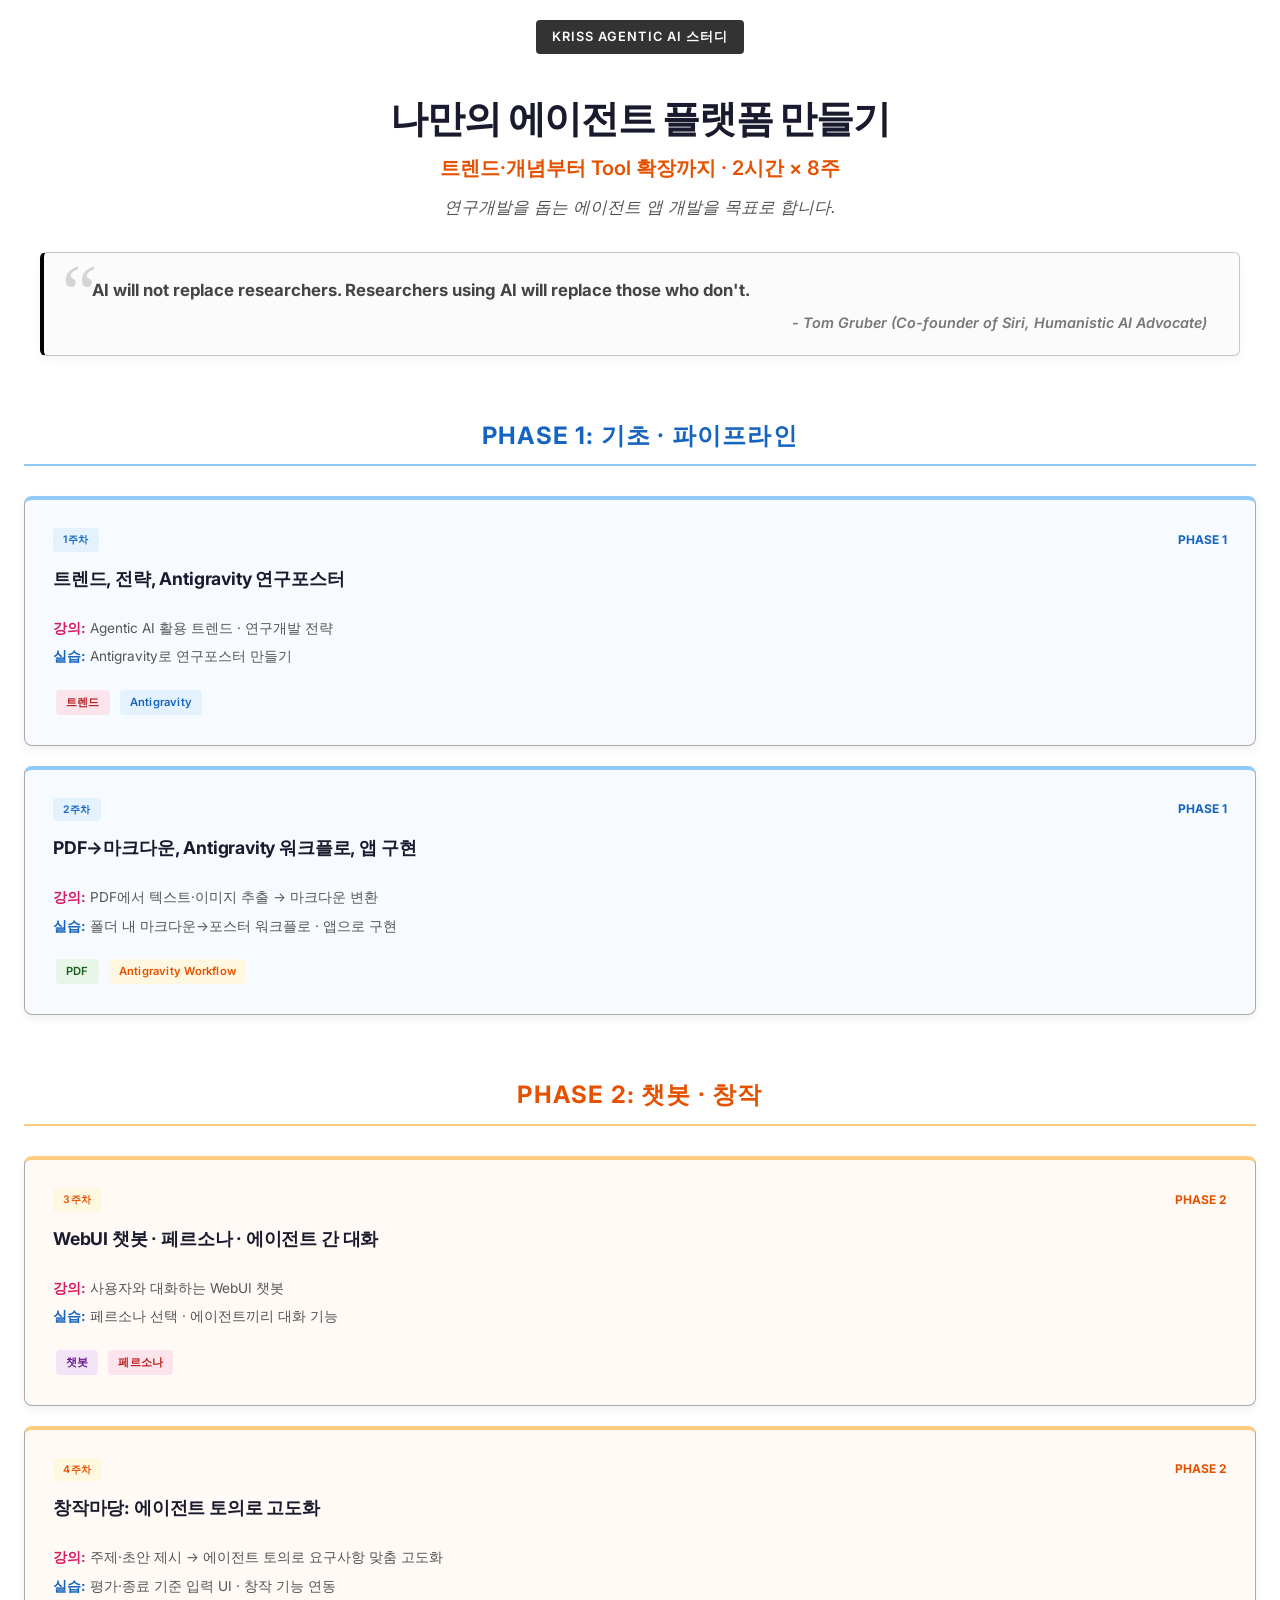
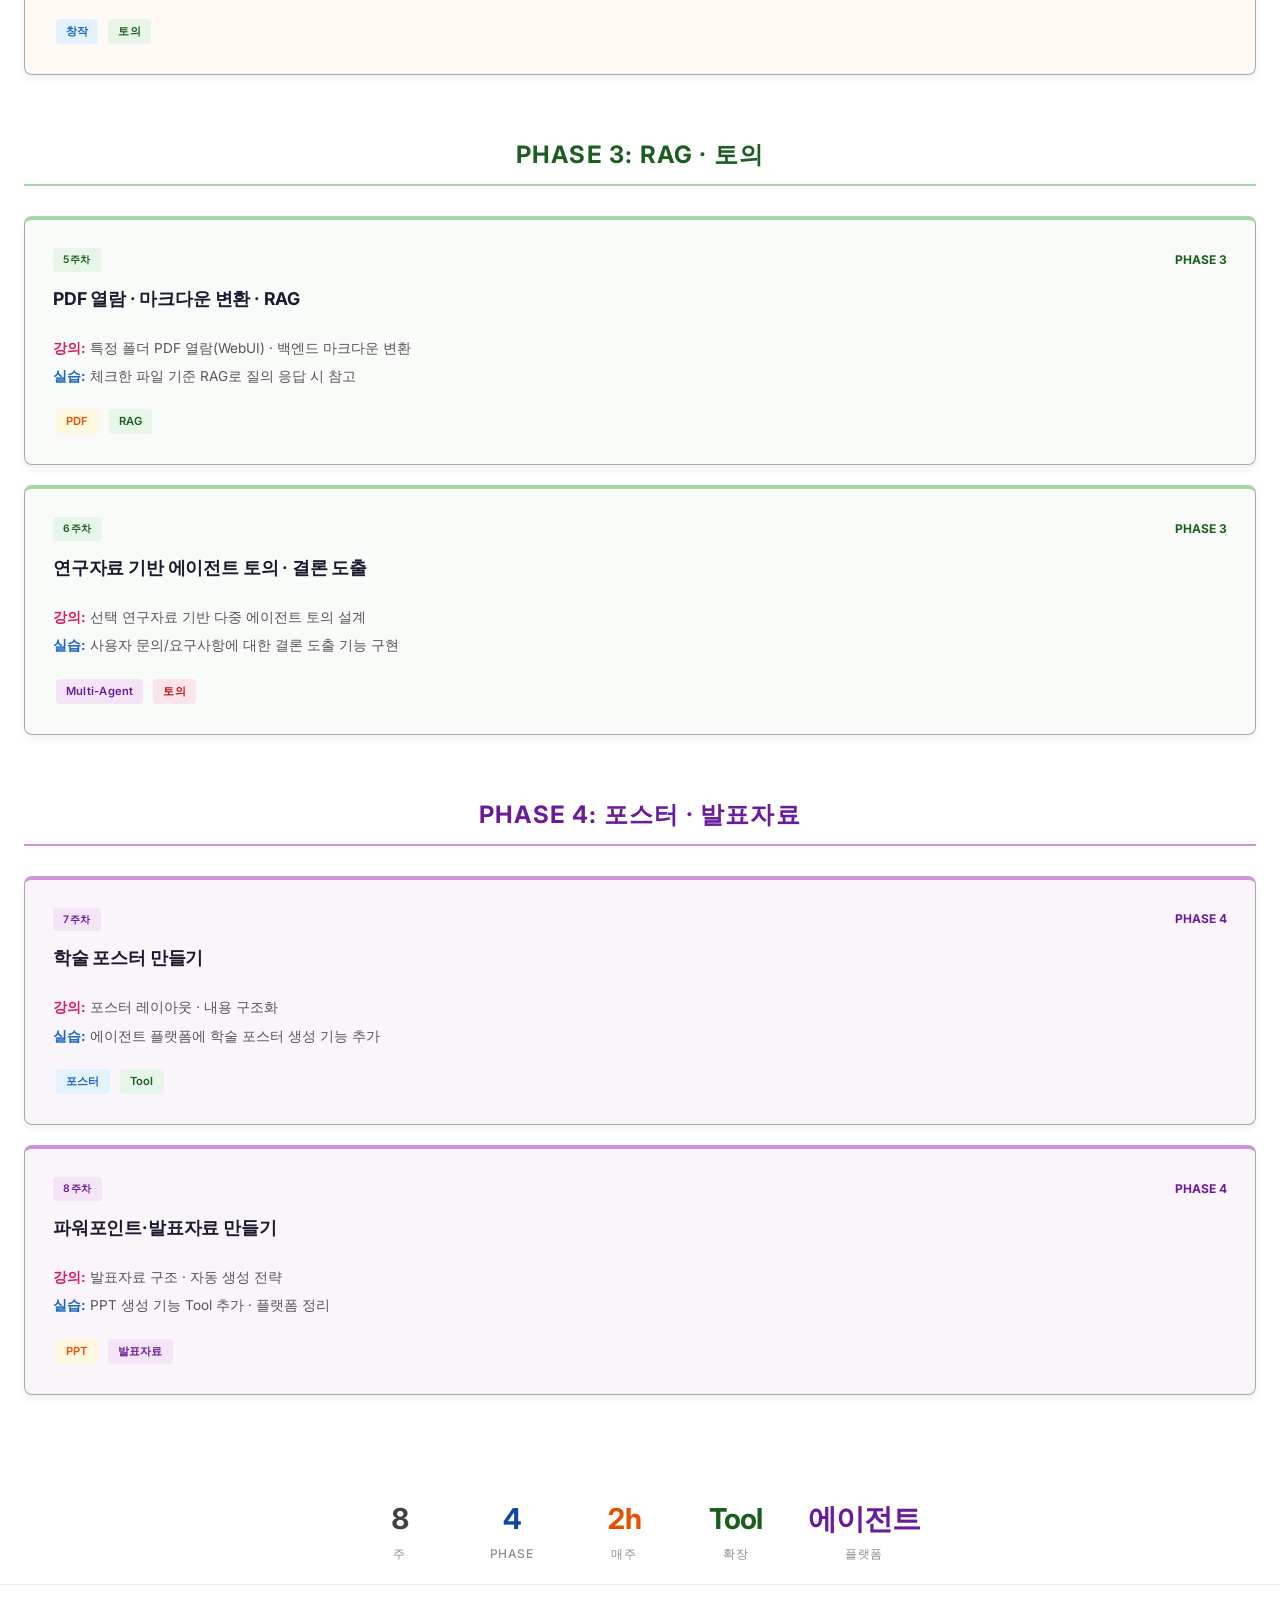
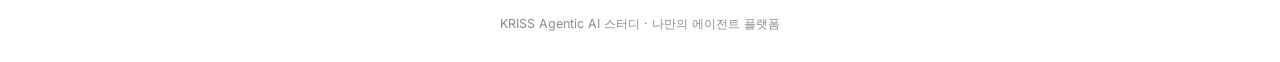
<file: index.html>
<!DOCTYPE html>
<html lang="ko">

<head>
  <meta charset="UTF-8">
  <meta name="viewport" content="width=device-width, initial-scale=1.0">
  <title>KRISS Agentic AI 스터디 · 8주</title>
  <link rel="stylesheet" href="slides-common.css">
  <style>
    @keyframes shake {
      0% {
        transform: translate(1px, 1px) rotate(0deg);
      }

      10% {
        transform: translate(-1px, -2px) rotate(-1deg);
      }

      20% {
        transform: translate(-3px, 0px) rotate(1deg);
      }

      30% {
        transform: translate(3px, 2px) rotate(0deg);
      }

      40% {
        transform: translate(1px, -1px) rotate(1deg);
      }

      50% {
        transform: translate(-1px, 2px) rotate(-1deg);
      }

      60% {
        transform: translate(-3px, 1px) rotate(0deg);
      }

      70% {
        transform: translate(3px, 1px) rotate(-1deg);
      }

      80% {
        transform: translate(-1px, -1px) rotate(1deg);
      }

      90% {
        transform: translate(1px, 2px) rotate(0deg);
      }

      100% {
        transform: translate(1px, -2px) rotate(-1deg);
      }
    }

    .shake-animation {
      animation: shake 0.4s;
    }

    .open-soon-msg {
      position: absolute;
      top: 40%;
      left: 50%;
      transform: translate(-50%, -50%);
      background: rgba(0, 0, 0, 0.85);
      color: white;
      padding: 10px 24px;
      border-radius: 8px;
      font-weight: bold;
      font-size: 1.2rem;
      pointer-events: none;
      opacity: 0;
      transition: opacity 0.3s ease;
      z-index: 10;
      white-space: nowrap;
    }

    .show-soon {
      opacity: 1;
    }

    /* Darker initial border, slightly deeper shadow */
    .week-card {
      position: relative;
      background: #fdfdfc;
      box-shadow: 0 4px 8px rgba(0, 0, 0, 0.06) !important;
      border: 1px solid #aaa !important;
      /* Darker initial border */
      transition: all 0.3s cubic-bezier(0.25, 0.8, 0.25, 1) !important;
      transform: scale(1) translateY(0);
    }

    .week-card.locked {
      cursor: pointer;
    }

    /* Grow up and neon glow effect on hover */
    .week-card:hover {
      transform: scale(1.02) translateY(-2px) !important;
      /* Grow and lift */
    }

    /* Different backgrounds and neon glow per phase */
    .phase-1 {
      background-color: #f7fbff;
      border-top: 4px solid #90caf9 !important;
    }

    .phase-1:hover {
      border-color: #1565c0 !important;
      box-shadow: 0 0 25px rgba(21, 101, 192, 0.4), inset 0 2px 10px rgba(0, 0, 0, 0.08) !important;
    }

    .phase-2 {
      background-color: #fffaf5;
      border-top: 4px solid #ffcc80 !important;
    }

    .phase-2:hover {
      border-color: #e65100 !important;
      box-shadow: 0 0 25px rgba(230, 81, 0, 0.4), inset 0 2px 10px rgba(0, 0, 0, 0.08) !important;
    }

    .phase-3 {
      background-color: #f9fbf9;
      border-top: 4px solid #a5d6a7 !important;
    }

    .phase-3:hover {
      border-color: #1b5e20 !important;
      box-shadow: 0 0 25px rgba(27, 94, 32, 0.4), inset 0 2px 10px rgba(0, 0, 0, 0.08) !important;
    }

    .phase-4 {
      background-color: #faf5fa;
      border-top: 4px solid #ce93d8 !important;
    }

    .phase-4:hover {
      border-color: #6a1b9a !important;
      box-shadow: 0 0 25px rgba(106, 27, 154, 0.4), inset 0 2px 10px rgba(0, 0, 0, 0.08) !important;
    }

    .card-list {
      list-style: none;
      padding: 0;
      margin-bottom: 20px;
      font-size: 0.85rem;
      color: #555;
      line-height: 1.5;
    }

    .card-list li {
      margin-bottom: 8px;
      padding-left: 14px;
      text-indent: -14px;
    }

    .lbl-lec {
      color: #d81b60;
      font-weight: bold;
    }

    .lbl-pra {
      color: #1565c0;
      font-weight: bold;
    }

    .lbl-dis {
      color: #e65100;
      font-weight: bold;
    }

    .clamp-title {
      height: 48px;
      display: -webkit-box;
      -webkit-line-clamp: 2;
      line-clamp: 2;
      -webkit-box-orient: vertical;
      overflow: hidden;
    }

    .quote-box {
      position: relative;
      background: #fbfbfc;
      border: 1px solid #c6c6c6;
      border-left: 4px solid #000000;
      padding: 24px 32px 20px 48px;
      margin: 10px auto 30px auto;
      max-width: 1200px;
      border-radius: 6px;
      color: #333;
      font-size: 1.05rem;
      font-style: italic;
      line-height: 1.6;
      box-shadow: 0 4px 12px rgba(0, 0, 0, 0.04);
      opacity: 0;
      transition: opacity 0.5s ease-in;
      text-align: left;
    }

    .quote-box::before {
      content: "\201C";
      font-family: Georgia, serif;
      font-size: 5rem;
      color: rgba(0, 0, 0, 0.15);
      position: absolute;
      top: 0px;
      left: 10px;
      line-height: 1;
    }

    .quote-text {
      position: relative;
      z-index: 1;
      display: block;
      color: #444;
    }

    .quote-author {
      display: block;
      margin-top: 12px;
      font-size: 0.9rem;
      font-style: normal;
      color: #777;
      font-weight: 600;
      text-align: right;
    }
  </style>
</head>

<body class="landing-body">

  <header class="landing-header">
    <span class="section-label" style="background:#333; font-size:0.8rem; padding:6px 16px;">KRISS Agentic AI 스터디</span>
    <h1 style="margin-top:16px;">나만의 에이전트 플랫폼 만들기</h1>
    <p style="font-size: 1.25rem; font-weight: 600; color: #e65100; margin-bottom: 8px;">트렌드·개념부터 Tool 확장까지 · 2시간 × 8주</p>
    <p style="font-size: 1.05rem; color: #555; margin-bottom: 30px; font-style:italic;">
      연구개발을 돕는 에이전트 앱 개발을 목표로 합니다.
    </p>

    <!-- Motivational Quote Container -->
    <div id="quote-container" class="quote-box">
    </div>
  </header>

  <section class="week-grid">

    <div
      style="grid-column: 1 / -1; margin-top: 10px; margin-bottom: 10px; border-bottom: 2px solid #90caf9; padding-bottom: 8px;">
      <h2
        style="color: #1565c0; text-align: center; font-size: 1.5rem; letter-spacing: 0.05em; text-transform: uppercase;">
        Phase 1: 기초 · 파이프라인</h2>
    </div>

    <a class="week-card phase-1" href="week_01.html" style="text-decoration:none;">
      <div style="display:flex; justify-content:space-between; align-items:center; margin-bottom:12px;">
        <span class="week-num" style="margin:0; background:#e3f2fd; color:#1565c0;">1주차</span>
        <span style="font-size:0.75rem; font-weight:700; color:#1565c0; text-transform:uppercase;">Phase 1</span>
      </div>
      <h3 class="clamp-title">트렌드, 전략, Antigravity 연구포스터</h3>
      <ul class="card-list">
        <li><span class="lbl-lec">강의:</span> Agentic AI 활용 트렌드 · 연구개발 전략</li>
        <li><span class="lbl-pra">실습:</span> Antigravity로 연구포스터 만들기</li>
      </ul>
      <div>
        <span class="tag pink">트렌드</span>
        <span class="tag blue">Antigravity</span>
      </div>
    </a>

    <a class="week-card phase-1" href="week_02.html" style="text-decoration:none;">
      <div style="display:flex; justify-content:space-between; align-items:center; margin-bottom:12px;">
        <span class="week-num" style="margin:0; background:#e3f2fd; color:#1565c0;">2주차</span>
        <span style="font-size:0.75rem; font-weight:700; color:#1565c0; text-transform:uppercase;">Phase 1</span>
      </div>
      <h3 class="clamp-title">PDF→마크다운, Antigravity 워크플로, 앱 구현</h3>
      <ul class="card-list">
        <li><span class="lbl-lec">강의:</span> PDF에서 텍스트·이미지 추출 → 마크다운 변환</li>
        <li><span class="lbl-pra">실습:</span> 폴더 내 마크다운→포스터 워크플로 · 앱으로 구현</li>
      </ul>
      <div>
        <span class="tag green">PDF</span>
        <span class="tag orange">Antigravity Workflow</span>
      </div>
    </a>

    <div
      style="grid-column: 1 / -1; margin-top: 40px; margin-bottom: 10px; border-bottom: 2px solid #ffcc80; padding-bottom: 8px;">
      <h2
        style="color: #e65100; text-align: center; font-size: 1.5rem; letter-spacing: 0.05em; text-transform: uppercase;">
        Phase 2: 챗봇 · 창작</h2>
    </div>

    <div class="week-card locked phase-2" onclick="showOpenSoon(this)">
      <div style="display:flex; justify-content:space-between; align-items:center; margin-bottom:12px;">
        <span class="week-num" style="margin:0; background:#fff8e1; color:#e65100;">3주차</span>
        <span style="font-size:0.75rem; font-weight:700; color:#e65100; text-transform:uppercase;">Phase 2</span>
      </div>
      <h3 class="clamp-title">WebUI 챗봇 · 페르소나 · 에이전트 간 대화</h3>
      <ul class="card-list">
        <li><span class="lbl-lec">강의:</span> 사용자와 대화하는 WebUI 챗봇</li>
        <li><span class="lbl-pra">실습:</span> 페르소나 선택 · 에이전트끼리 대화 기능</li>
      </ul>
      <div>
        <span class="tag purple">챗봇</span>
        <span class="tag pink">페르소나</span>
      </div>
    </div>

    <div class="week-card locked phase-2" onclick="showOpenSoon(this)">
      <div style="display:flex; justify-content:space-between; align-items:center; margin-bottom:12px;">
        <span class="week-num" style="margin:0; background:#fff8e1; color:#e65100;">4주차</span>
        <span style="font-size:0.75rem; font-weight:700; color:#e65100; text-transform:uppercase;">Phase 2</span>
      </div>
      <h3 class="clamp-title">창작마당: 에이전트 토의로 고도화</h3>
      <ul class="card-list">
        <li><span class="lbl-lec">강의:</span> 주제·초안 제시 → 에이전트 토의로 요구사항 맞춤 고도화</li>
        <li><span class="lbl-pra">실습:</span> 평가·종료 기준 입력 UI · 창작 기능 연동</li>
      </ul>
      <div>
        <span class="tag blue">창작</span>
        <span class="tag green">토의</span>
      </div>
    </div>

    <div
      style="grid-column: 1 / -1; margin-top: 40px; margin-bottom: 10px; border-bottom: 2px solid #a5d6a7; padding-bottom: 8px;">
      <h2
        style="color: #1b5e20; text-align: center; font-size: 1.5rem; letter-spacing: 0.05em; text-transform: uppercase;">
        Phase 3: RAG · 토의</h2>
    </div>

    <div class="week-card locked phase-3" onclick="showOpenSoon(this)">
      <div style="display:flex; justify-content:space-between; align-items:center; margin-bottom:12px;">
        <span class="week-num" style="margin:0; background:#e8f5e9; color:#1b5e20;">5주차</span>
        <span style="font-size:0.75rem; font-weight:700; color:#1b5e20; text-transform:uppercase;">Phase 3</span>
      </div>
      <h3 class="clamp-title">PDF 열람 · 마크다운 변환 · RAG</h3>
      <ul class="card-list">
        <li><span class="lbl-lec">강의:</span> 특정 폴더 PDF 열람(WebUI) · 백엔드 마크다운 변환</li>
        <li><span class="lbl-pra">실습:</span> 체크한 파일 기준 RAG로 질의 응답 시 참고</li>
      </ul>
      <div>
        <span class="tag orange">PDF</span>
        <span class="tag green">RAG</span>
      </div>
    </div>

    <div class="week-card locked phase-3" onclick="showOpenSoon(this)">
      <div style="display:flex; justify-content:space-between; align-items:center; margin-bottom:12px;">
        <span class="week-num" style="margin:0; background:#e8f5e9; color:#1b5e20;">6주차</span>
        <span style="font-size:0.75rem; font-weight:700; color:#1b5e20; text-transform:uppercase;">Phase 3</span>
      </div>
      <h3 class="clamp-title">연구자료 기반 에이전트 토의 · 결론 도출</h3>
      <ul class="card-list">
        <li><span class="lbl-lec">강의:</span> 선택 연구자료 기반 다중 에이전트 토의 설계</li>
        <li><span class="lbl-pra">실습:</span> 사용자 문의/요구사항에 대한 결론 도출 기능 구현</li>
      </ul>
      <div>
        <span class="tag purple">Multi-Agent</span>
        <span class="tag pink">토의</span>
      </div>
    </div>

    <div
      style="grid-column: 1 / -1; margin-top: 40px; margin-bottom: 10px; border-bottom: 2px solid #ce93d8; padding-bottom: 8px;">
      <h2
        style="color: #6a1b9a; text-align: center; font-size: 1.5rem; letter-spacing: 0.05em; text-transform: uppercase;">
        Phase 4: 포스터 · 발표자료</h2>
    </div>

    <div class="week-card locked phase-4" onclick="showOpenSoon(this)">
      <div style="display:flex; justify-content:space-between; align-items:center; margin-bottom:12px;">
        <span class="week-num" style="margin:0; background:#f3e5f5; color:#6a1b9a;">7주차</span>
        <span style="font-size:0.75rem; font-weight:700; color:#6a1b9a; text-transform:uppercase;">Phase 4</span>
      </div>
      <h3 class="clamp-title">학술 포스터 만들기</h3>
      <ul class="card-list">
        <li><span class="lbl-lec">강의:</span> 포스터 레이아웃 · 내용 구조화</li>
        <li><span class="lbl-pra">실습:</span> 에이전트 플랫폼에 학술 포스터 생성 기능 추가</li>
      </ul>
      <div>
        <span class="tag blue">포스터</span>
        <span class="tag green">Tool</span>
      </div>
    </div>

    <div class="week-card locked phase-4" onclick="showOpenSoon(this)">
      <div style="display:flex; justify-content:space-between; align-items:center; margin-bottom:12px;">
        <span class="week-num" style="margin:0; background:#f3e5f5; color:#6a1b9a;">8주차</span>
        <span style="font-size:0.75rem; font-weight:700; color:#6a1b9a; text-transform:uppercase;">Phase 4</span>
      </div>
      <h3 class="clamp-title">파워포인트·발표자료 만들기</h3>
      <ul class="card-list">
        <li><span class="lbl-lec">강의:</span> 발표자료 구조 · 자동 생성 전략</li>
        <li><span class="lbl-pra">실습:</span> PPT 생성 기능 Tool 추가 · 플랫폼 정리</li>
      </ul>
      <div>
        <span class="tag orange">PPT</span>
        <span class="tag purple">발표자료</span>
      </div>
    </div>

  </section>

  <!-- Stats: 8주 · 4 Phase -->
  <div class="stats-row" style="margin-top: 20px; margin-bottom: 20px;">
    <div class="stat-item">
      <div class="stat-value" style="color: #424242;">8</div>
      <div class="stat-label">주</div>
    </div>
    <div class="stat-item">
      <div class="stat-value" style="color: #0d47a1;">4</div>
      <div class="stat-label">Phase</div>
    </div>
    <div class="stat-item">
      <div class="stat-value" style="color: #e65100;">2h</div>
      <div class="stat-label">매주</div>
    </div>
    <div class="stat-item">
      <div class="stat-value" style="color: #1b5e20;">Tool</div>
      <div class="stat-label">확장</div>
    </div>
    <div class="stat-item">
      <div class="stat-value" style="color: #6a1b9a;">에이전트</div>
      <div class="stat-label">플랫폼</div>
    </div>
  </div>

  <footer class="landing-footer">
    KRISS Agentic AI 스터디 · 나만의 에이전트 플랫폼
  </footer>

  <script>
    const quotes = [
      'AI will not replace researchers. Researchers using AI will replace those who don\'t. - Tom Gruber (Co-founder of Siri, Humanistic AI Advocate)',
      'The future of science belongs to those who can direct its tools, not just build them. - Norbert Wiener (Founder of Cybernetics)',
      'Don\'t ask what the AI can do for you. Ask what you can direct the AI to do. - John F. Kennedy (35th U.S. President, adapted from inaugural address)',
      'A tool amplifies your strength; an agent amplifies your intellect. - Stuart Russell (UC Berkeley Professor, Co-author of Artificial Intelligence: A Modern Approach)',
      'The limiting factor is no longer computation, but human imagination. - Demis Hassabis (CEO and Co-founder of DeepMind)',
      'If you want to go fast, go alone. If you want to go far, go with your agents. - African Proverb (Traditional wisdom, adapted for AI context)',
      'Agentic AI won’t think for you — it will think with you. - Sam Altman (CEO of OpenAI)',
      'Your value as a researcher is not in how much data you have, but in how wisely you orchestrate it. - Hogeon Seo (AI Researcher, KAERI & UST Professor)',
      'The next generation of discovery belongs to those who can collaborate with intelligence, not just create it. - Fei-Fei Li (Stanford Professor, Co-Director of the Human-Centered AI Institute)',
      'In the age of agentic intelligence, curiosity is still the most powerful algorithm. - Yann LeCun (Chief AI Scientist at Meta, Turing Award Laureate)'
    ];

    function setRandomQuote() {
      const container = document.getElementById('quote-container');
      if (container) {
        const randomQuote = quotes[Math.floor(Math.random() * quotes.length)];
        const parts = randomQuote.split(' - ');

        if (parts.length === 2) {
          container.innerHTML = `<span class="quote-text" style="font-weight: bold; font-style: normal;">${parts[0]}</span><span class="quote-author" style="display: block; font-style: italic; margin-top: 8px;">- ${parts[1]}</span>`;
        } else {
          container.innerHTML = `<span class="quote-text" style="font-weight: bold; font-style: normal;">${randomQuote}</span>`;
        }

        // simple fade in
        setTimeout(() => { container.style.opacity = '1'; }, 100);
      }
    }

    // Set the quote when the page loads
    window.addEventListener('DOMContentLoaded', setRandomQuote);

    function showOpenSoon(el) {
      if (el.classList.contains('shake-animation')) {
        return; // Prevent multiple clicks from breaking animation
      }

      el.classList.add('shake-animation');

      let msg = el.querySelector('.open-soon-msg');
      if (!msg) {
        msg = document.createElement('div');
        msg.className = 'open-soon-msg';
        msg.innerText = 'Open Soon...🤫';
        el.appendChild(msg);
      }

      void msg.offsetWidth;
      msg.classList.add('show-soon');

      setTimeout(() => {
        el.classList.remove('shake-animation');
        msg.classList.remove('show-soon');
      }, 500);
    }
  </script>
</body>

</html>
</file>
<file: slides-common.css>
/* ===== slides-common.css ===== */
/* Minimal, intellectual presentation framework */

/* ---------- Reset & Base ---------- */
@import url('https://fonts.googleapis.com/css2?family=Inter:wght@300;400;500;600;700&family=JetBrains+Mono:wght@400;500&display=swap');

*,
*::before,
*::after {
  box-sizing: border-box;
  margin: 0;
  padding: 0;
}

:root {
  --bg: #ffffff;
  --bg-subtle: #f8f9fa;
  --bg-muted: #f1f3f5;
  --text: #1a1a2e;
  --text-secondary: #495057;
  --text-muted: #868e96;
  --border: #e9ecef;
  --border-dark: #dee2e6;

  --accent: #0f4c81;
  --accent-light: #ffffff;
  --accent-dark: #1d4ed8;

  --slate: #f8fafc;
  --slate-border: #e2e8f0;

  --green: #e8f5e9;
  --green-text: #1b5e20;
  --green-border: #a5d6a7;

  --blue: #e3f2fd;
  --blue-text: #1565c0;
  --blue-border: #90caf9;

  --purple: #f3e5f5;
  --purple-text: #6a1b9a;
  --purple-border: #ce93d8;

  --amber: #fff8e1;
  --amber-text: #e65100;
  --amber-border: #ffcc80;

  --rose: #fce4ec;
  --rose-text: #b71c1c;
  --rose-border: #ef9a9a;

  --cyan: #e0f7fa;
  --cyan-text: #00695c;
  --cyan-border: #80cbc4;

  --slide-max-w: 880px;
  --nav-h: 52px;
}

html {
  font-size: 16px;
  scroll-behavior: smooth;
}

body {
  font-family: 'Inter', -apple-system, BlinkMacSystemFont, 'Segoe UI', sans-serif;
  background: var(--bg);
  color: var(--text);
  line-height: 1.7;
  overflow: hidden;
  -webkit-font-smoothing: antialiased;
}

/* ---------- Slide Container ---------- */
.slides-wrapper {
  position: relative;
  width: 100vw;
  height: calc(100vh - var(--nav-h));
  overflow: hidden;
}

.slide {
  position: absolute;
  inset: 0;
  display: none;
  flex-direction: column;
  align-items: center;
  justify-content: flex-start;
  padding: 56px 40px 32px;
  overflow-y: auto;
  max-width: var(--slide-max-w);
  margin: 0 auto;
  left: 0;
  right: 0;
  opacity: 0;
  transition: opacity .3s ease;
}

.slide.active {
  display: flex;
  opacity: 1;
}

/* ---------- Big Slide Number ---------- */
.big-number {
  position: absolute;
  top: 16px;
  right: 28px;
  font-size: 4.5rem;
  font-weight: 800;
  color: var(--accent);
  opacity: .08;
  letter-spacing: -.04em;
  font-variant-numeric: tabular-nums;
  pointer-events: none;
  line-height: 1;
  z-index: 0;
}

/* ---------- Typography ---------- */
.slide-title {
  font-weight: 700;
  font-size: 2rem;
  color: var(--text);
  text-align: center;
  margin-bottom: 8px;
  line-height: 1.3;
  letter-spacing: -.02em;
}

/* Highlight span inside titles */
.slide-title .highlight {
  color: var(--accent);
  position: relative;
}

.slide-title .highlight::after {
  content: '';
  position: absolute;
  left: 0;
  right: 0;
  bottom: 2px;
  height: 6px;
  background: var(--accent-light);
  border-radius: 2px;
  z-index: -1;
}

.slide-subtitle {
  font-size: 1.05rem;
  font-weight: 400;
  color: var(--text-secondary);
  text-align: center;
  margin-bottom: 32px;
  max-width: 640px;
  line-height: 1.6;
}

.section-label {
  display: inline-block;
  background: var(--text);
  color: #fff;
  font-size: .65rem;
  font-weight: 600;
  padding: 4px 14px;
  border-radius: 4px;
  margin-bottom: 16px;
  letter-spacing: .08em;
  text-transform: uppercase;
}

/* ---------- Cards ---------- */
.card-row {
  display: flex;
  gap: 16px;
  width: 100%;
  flex-wrap: wrap;
  justify-content: center;
  margin-bottom: 20px;
}

.card {
  flex: 1 1 260px;
  max-width: 420px;
  border: 2px solid var(--border-dark);
  border-radius: 10px;
  padding: 24px;
  position: relative;
  background: var(--bg-subtle);
  box-shadow: 0 2px 8px rgba(0, 0, 0, .06);
  transition: border-color .2s, box-shadow .2s;
}

.card:hover {
  box-shadow: 0 6px 20px rgba(0, 0, 0, .1);
}

/* Color variants — tinted backgrounds with left accent */
.card.pink {
  background: var(--rose);
  border-color: var(--rose-border);
  border-left: 5px solid var(--rose-text);
}

.card.blue {
  background: var(--blue);
  border-color: var(--blue-border);
  border-left: 5px solid var(--blue-text);
}

.card.green {
  background: var(--green);
  border-color: var(--green-border);
  border-left: 5px solid var(--green-text);
}

.card.yellow {
  background: var(--amber);
  border-color: var(--amber-border);
  border-left: 5px solid var(--amber-text);
}

.card.orange {
  background: var(--amber);
  border-color: var(--amber-border);
  border-left: 5px solid var(--amber-text);
}

.card.purple {
  background: var(--purple);
  border-color: var(--purple-border);
  border-left: 5px solid var(--purple-text);
}

.card-title {
  font-weight: 600;
  font-size: .95rem;
  margin-bottom: 12px;
  color: var(--text);
  letter-spacing: -.01em;
}

.card-body {
  font-size: .88rem;
  color: var(--text-secondary);
  line-height: 1.7;
}

.card-body li {
  list-style: none;
  padding-left: 1.2em;
  position: relative;
  margin-bottom: 5px;
}

.card-body li::before {
  content: '\2022';
  position: absolute;
  left: 0;
  color: var(--accent);
  font-weight: 700;
}

/* ---------- Marker / Highlight Text ---------- */
.marker-text {
  padding: 2px 8px;
  border-radius: 4px;
  font-weight: 600;
  font-size: .85rem;
}

.marker-text.red {
  background: var(--rose);
  color: var(--rose-text);
}

.marker-text.blue {
  background: var(--blue);
  color: var(--blue-text);
}

.marker-text.green {
  background: var(--green);
  color: var(--green-text);
}

.marker-text.orange {
  background: var(--amber);
  color: var(--amber-text);
}

.marker-text.purple {
  background: var(--purple);
  color: var(--purple-text);
}

/* ---------- Stats Row ---------- */
.stats-row {
  display: flex;
  gap: 32px;
  justify-content: center;
  flex-wrap: wrap;
  margin-bottom: 28px;
}

.stat-item {
  text-align: center;
  min-width: 80px;
}

.stat-value {
  font-size: 1.8rem;
  font-weight: 700;
  color: var(--accent);
  letter-spacing: -.03em;
  font-variant-numeric: tabular-nums;
}

.stat-label {
  font-size: .75rem;
  font-weight: 500;
  color: var(--text-muted);
  text-transform: uppercase;
  letter-spacing: .04em;
}

/* ---------- Compare Table ---------- */
.compare-table {
  width: 100%;
  border-collapse: collapse;
  margin-bottom: 20px;
  font-size: .88rem;
}

.compare-table th {
  background: var(--text);
  color: #fff;
  padding: 12px 16px;
  text-align: left;
  font-weight: 600;
  font-size: .8rem;
  letter-spacing: .03em;
  text-transform: uppercase;
}

.compare-table th:first-child {
  border-radius: 6px 0 0 0;
}

.compare-table th:last-child {
  border-radius: 0 6px 0 0;
}

.compare-table td {
  padding: 12px 16px;
  border-bottom: 1px solid var(--border);
  background: var(--bg);
  color: var(--text-secondary);
}

.compare-table tr:last-child td {
  border-bottom: none;
}

.compare-table tr:last-child td:first-child {
  border-radius: 0 0 0 6px;
}

.compare-table tr:last-child td:last-child {
  border-radius: 0 0 6px 0;
}

.compare-table tbody tr:hover td {
  background: var(--bg-subtle);
}

/* ---------- Flow Diagram ---------- */
.flow-row {
  display: flex;
  align-items: center;
  justify-content: center;
  gap: 6px;
  flex-wrap: wrap;
  margin-bottom: 24px;
}

.flow-step {
  background: var(--blue);
  border: 2px solid var(--blue-border);
  border-radius: 8px;
  padding: 10px 20px;
  font-weight: 600;
  font-size: .85rem;
  text-align: center;
  color: var(--blue-text);
  box-shadow: 0 2px 6px rgba(0, 0, 0, .05);
}

.flow-arrow {
  font-size: 1.1rem;
  color: var(--accent);
  font-weight: 600;
}

/* ---------- Checklist ---------- */
.checklist li {
  list-style: none;
  position: relative;
  padding-left: 1.6em;
  margin-bottom: 8px;
  font-size: .9rem;
  color: var(--text-secondary);
}

.checklist li::before {
  content: '';
  position: absolute;
  left: 0;
  top: .45em;
  width: 14px;
  height: 14px;
  border: 2px solid var(--accent);
  border-radius: 3px;
}

/* ---------- Tags ---------- */
.tag {
  display: inline-block;
  font-size: .7rem;
  font-weight: 600;
  padding: 3px 10px;
  border-radius: 4px;
  margin: 2px 3px;
  letter-spacing: .02em;
}

.tag.pink {
  background: var(--rose);
  color: var(--rose-text);
}

.tag.blue {
  background: var(--blue);
  color: var(--blue-text);
}

.tag.green {
  background: var(--green);
  color: var(--green-text);
}

.tag.orange {
  background: var(--amber);
  color: var(--amber-text);
}

.tag.purple {
  background: var(--purple);
  color: var(--purple-text);
}

/* ---------- Decorative (hidden in professional mode) ---------- */
.sparkle,
.doodle-arrow {
  display: none;
}

/* ---------- Progress Bar ---------- */
.progress-bar {
  position: fixed;
  top: 0;
  left: 0;
  height: 2px;
  background: var(--accent);
  transition: width .3s ease;
  z-index: 999;
}

/* ---------- Navigation ---------- */
.nav {
  position: fixed;
  bottom: 0;
  left: 0;
  right: 0;
  height: var(--nav-h);
  display: flex;
  align-items: center;
  justify-content: center;
  gap: 16px;
  background: rgba(255, 255, 255, .92);
  backdrop-filter: blur(12px);
  border-top: 1px solid var(--border);
  z-index: 100;
}

.nav-btn {
  background: none;
  border: 1px solid var(--border-dark);
  color: var(--text-secondary);
  padding: 6px 20px;
  border-radius: 6px;
  font-weight: 500;
  font-size: .82rem;
  cursor: pointer;
  transition: all .15s;
  font-family: inherit;
}

.nav-btn:hover {
  background: var(--text);
  border-color: var(--text);
  color: #fff;
}

.nav-btn.contents {
  font-size: .75rem;
  padding: 5px 14px;
  text-decoration: none;
  display: inline-flex;
  align-items: center;
  gap: 4px;
  margin-right: 4px;
}

.nav-dots {
  display: flex;
  gap: 6px;
}

.nav-dot {
  width: 8px;
  height: 8px;
  border-radius: 50%;
  background: var(--border-dark);
  cursor: pointer;
  transition: background .2s, transform .2s;
}

.nav-dot.active {
  background: var(--accent);
  transform: scale(1.3);
}

.page-num {
  font-size: .78rem;
  font-weight: 500;
  color: var(--text-muted);
  min-width: 54px;
  text-align: center;
  font-variant-numeric: tabular-nums;
}

/* ---------- Responsive ---------- */
@media (max-width: 768px) {
  .slide {
    padding: 32px 20px 20px;
  }

  .slide-title {
    font-size: 1.5rem;
  }

  .slide-subtitle {
    font-size: .95rem;
  }

  .card {
    flex: 1 1 100%;
    max-width: 100%;
  }

  .card-row {
    flex-direction: column;
  }

  .stats-row {
    gap: 16px;
  }

  .stat-value {
    font-size: 1.4rem;
  }

  .flow-row {
    flex-direction: column;
    gap: 4px;
  }

  .flow-arrow {
    transform: rotate(90deg);
  }
}

@media (max-width: 480px) {
  .slide {
    padding: 24px 14px 14px;
  }

  .slide-title {
    font-size: 1.25rem;
  }

  .nav-btn {
    padding: 5px 14px;
    font-size: .78rem;
  }
}

/* ---------- Landing Page (index) ---------- */
.landing-body {
  overflow-y: auto;
  background: var(--bg);
}

.landing-header {
  text-align: center;
  padding: 20px 24px 20px;
}

.landing-header h1 {
  font-size: 2.4rem;
  font-weight: 700;
  color: var(--text);
  letter-spacing: -.03em;
}

.landing-header p {
  font-size: 1.05rem;
  color: var(--text-secondary);
  max-width: 520px;
  margin: 0 auto;
  font-weight: 400;
}

.week-grid {
  display: grid;
  grid-template-columns: repeat(auto-fit, minmax(800px, 1fr));
  gap: 20px;
  max-width: 2000px;
  margin: 0px auto;
  padding: 0 24px 80px;
}

.week-card {
  border: 1px solid var(--border);
  border-radius: 8px;
  padding: 28px;
  background: var(--bg);
  transition: border-color .2s, box-shadow .2s;
  text-decoration: none;
  color: inherit;
  display: block;
}

.week-card:hover {
  border-color: var(--accent);
  box-shadow: 0 4px 20px rgba(37, 99, 235, .08);
}

.week-card .week-num {
  font-size: .65rem;
  font-weight: 600;
  color: var(--accent);
  background: var(--accent-light);
  display: inline-block;
  padding: 3px 10px;
  border-radius: 4px;
  margin-bottom: 12px;
  letter-spacing: .06em;
  text-transform: uppercase;
}

.week-card h3 {
  font-size: 1.1rem;
  font-weight: 700;
  margin-bottom: 6px;
  letter-spacing: -.01em;
  color: var(--text);
}

.week-card .desc {
  font-size: .87rem;
  color: var(--text-secondary);
  margin-bottom: 14px;
  line-height: 1.55;
}

.week-card .meta {
  font-size: .73rem;
  font-weight: 500;
  color: var(--text-muted);
  letter-spacing: .02em;
}

.landing-footer {
  text-align: center;
  padding: 28px;
  font-size: .78rem;
  color: var(--text-muted);
  border-top: 1px solid var(--border);
}
</file>
